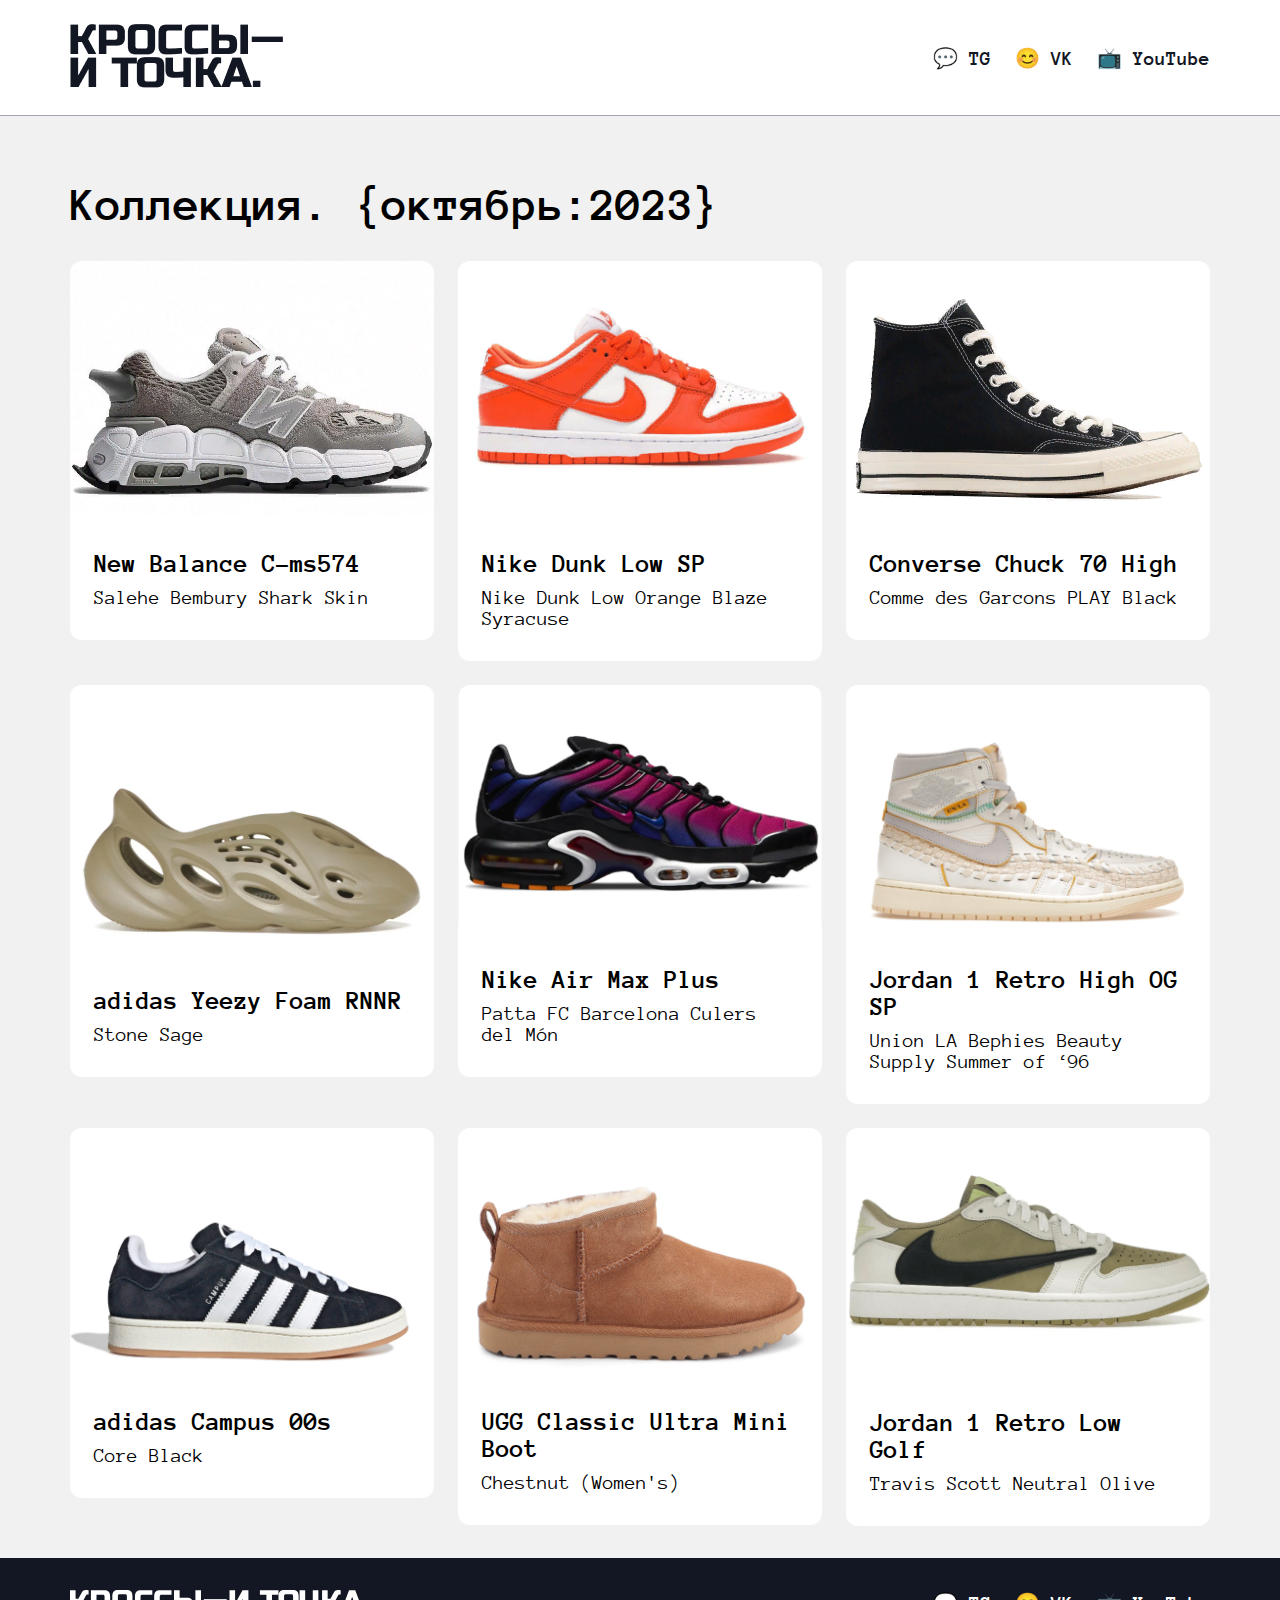
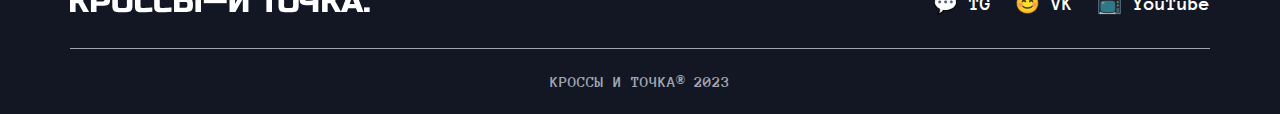
<file: index.html>
<!DOCTYPE html>
<html lang="en">
<head>
    <meta charset="UTF-8">
    <meta name="viewport" content="width=device-width, initial-scale=1.0">
    <title>Кроссы и точка</title>
    <link href="./style.css" rel="stylesheet" />
</head>
<body>
    <main>
        <header>
            <div class="header-container">
                <a href="/index.html" class="logo-link">
                    <img alt="Кроссы и точка" src="./images/logo.jpg" />
                </a>
                <nav>
                    <ul class="nav-list-head">
                        <li class="nav-item">
                            <a href="/" class="nav-link">💬 TG</a>
                        </li>
                        <li class="nav-item">
                            <a href="/" class="nav-link">😊 VK</a>
                        </li>
                        <li class="nav-item">
                            <a href="/" class="nav-link">📺 YouTube</a>
                        </li>
                    </ul>
                </nav>
            </div>
        </header>

        <div class="content">
            <h1 class="kolekcia">Коллекция. {октябрь:2023}</h1>
            <div class="sneakers">
                <div class="sneaker">
                   <a href="newbalance.html"><img alt="New Balance C-ms574" src="./images/sneaker__img1.jpg" class="sneaker-image"></a>
                    <div class="sneaker-info">
                        <h3>New Balance C-ms574</h3>
                        <p>Salehe Bembury Shark Skin</p>
                    </div>
                </div>
                <div class="sneaker">
                    <a href="nike.html"><img alt="Nike Dunk Low SP" src="./images/sneaker__img3.jpg" class="sneaker-image"></a>
                    <div class="sneaker-info">
                        <h3>Nike Dunk Low SP</h3>
                        <p>Nike Dunk Low Orange Blaze Syracuse</p>
                    </div>
                </div>
                <div class="sneaker">
                    <a href="converse.html"><img alt="Converse Chuck 70 High" src="./images/sneaker__img2.png" class="sneaker-image"></a>
                    <div class="sneaker-info">
                        <h3>Converse Chuck 70 High</h3>
                        <p>Comme des Garcons PLAY Black</p>
                    </div>
                </div>
                <div class="sneaker">
                    <img alt="adidas Yeezy Foam RNNR" src="./images/adidas Yeezy Foam RNNR.jpg" class="sneaker-image"/>
                    <div class="sneaker-info">
                        <h3>adidas Yeezy Foam RNNR</h3>
                        <p>Stone Sage</p>
                    </div>
                </div>
                <div class="sneaker">
                    <img alt="Nike Air Max Plus" src="./images/image 3.png" class="sneaker-image" />
                    <div class="sneaker-info">
                        <h3>Nike Air Max Plus</h3>
                        <p>Patta FC Barcelona Culers del Món</p>
                    </div>
                </div>
                <div class="sneaker">
                    <img alt="Jordan 1 Retro High OG SP" src="./images/image 3 (1).png" class="sneaker-image" />
                    <div class="sneaker-info">
                        <h3>Jordan 1 Retro High OG SP</h3>
                        <p>Union LA Bephies Beauty Supply Summer of ‘96</p>
                    </div>
                </div>
                <div class="sneaker">
                    <img alt="adidas Campus 00s" src="./images/image 3 (2).png" class="sneaker-image" />
                    <div class="sneaker-info">
                        <h3>adidas Campus 00s</h3>
                        <p>Core Black</p>
                    </div>
                </div>
                <div class="sneaker">
                    <img alt="UGG Classic Ultra Mini Boot" src="./images/image 3 (4).png" class="sneaker-image" />
                    <div class="sneaker-info">
                        <h3>UGG Classic Ultra Mini Boot</h3>
                        <p>Chestnut (Women's)</p>
                    </div>
                </div>
                <div class="sneaker">
                    <img alt="Jordan 1 Retro Low Golf" src="./images/8.png" class="sneaker-image" />
                    <div class="sneaker-info">
                        <h3>Jordan 1 Retro Low Golf</h3>
                        <p>Travis Scott Neutral Olive</p>
                    </div>
                </div>
            </div>
        </div>
        <footer>
            <div class="footer-content">
                <a class="footer__logo-link" href="/index.html">
                    <img alt="Кроссы и точка" src="./images/logo-footer.svg" class="footer__logo-image" />
                </a>
                <nav>
                    <ul class="nav-list-foot">
                        <li class="nav-item">
                            <a href="/" class="nav-link">💬 TG</a>
                        </li>
                        <li class="nav-item">
                            <a href="/" class="nav-link">😊 VK</a>
                        </li>
                        <li class="nav-item">
                            <a href="/" class="nav-link">📺 YouTube</a>
                        </li>
                    </ul>
                </nav>
            </div>
            <div class="copyright">
                <p class="copyright-text">КРОССЫ И ТОЧКА® 2023</p>
            </div>
        </footer>
    </main> 
</body>
</html>
</file>
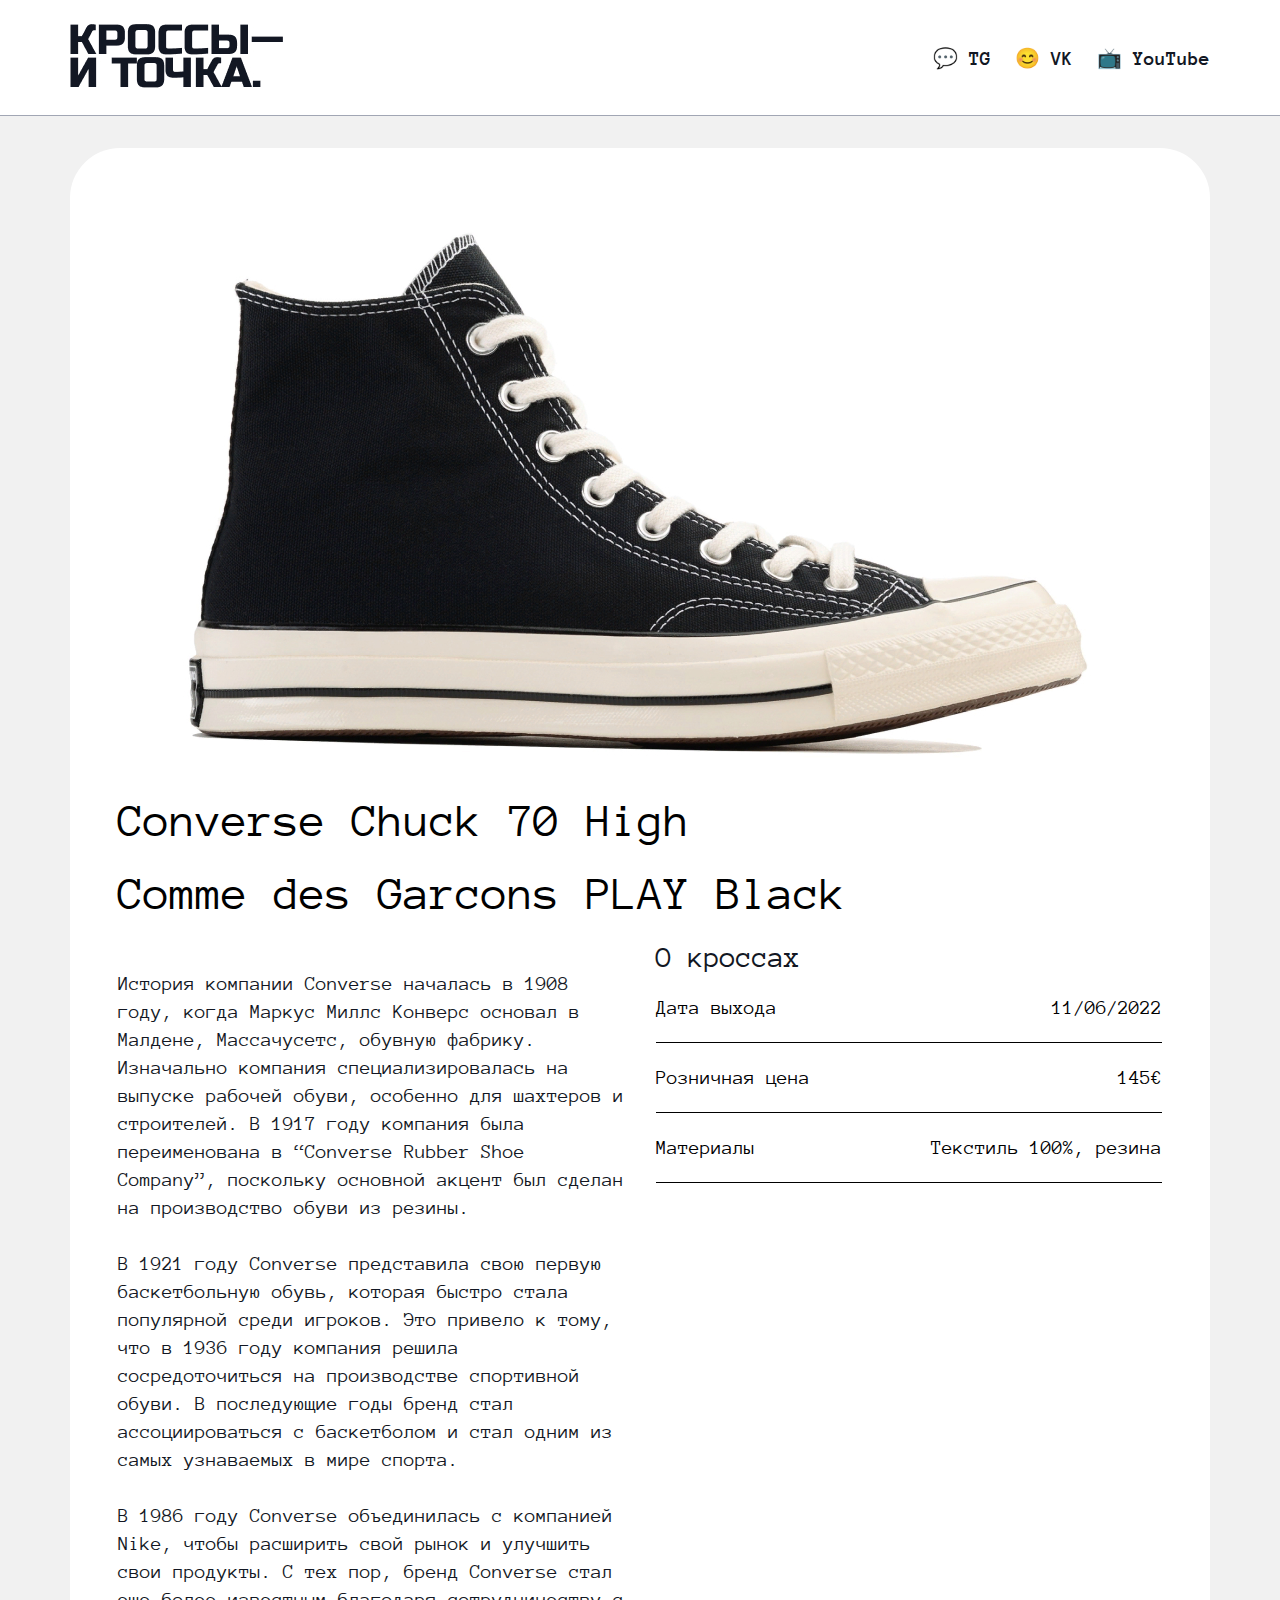
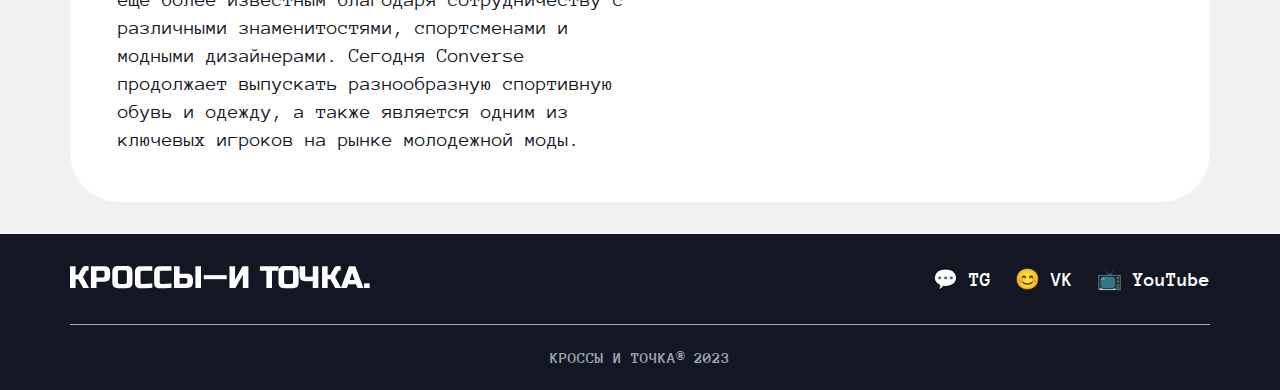
<file: converse.html>
<!DOCTYPE html>
<html lang="en">
<head>
    <meta charset="UTF-8">
    <meta name="viewport" content="width=device-width, initial-scale=1.0">
    <title>Document</title>
    <link href="./vremennocss.css" rel="stylesheet" />
</head>
<body>
        <header>
            <div class="header-container">
                <a href="/index.html" class="logo-link">
                    <img alt="Кроссы и точка" src="./images/logo.jpg" />
                </a>
                <nav>
                    <ul class="nav-list">
                        <li class="nav-item">
                            <a href="/" class="nav-link">💬 TG</a>
                        </li>
                        <li class="nav-item">
                            <a href="/" class="nav-link">😊 VK</a>
                        </li>
                        <li class="nav-item">
                            <a href="/" class="nav-link">📺 YouTube</a>
                        </li>
                    </ul>
                </nav>
            </div>
        </header>
        <main>
            <div class="everything">
                <img src="./images/sneaker-big__img2.jpg" alt="Converse Chuck 70 High" class="photo">
                <div class="sneaker_titles">
                    <h1 class="title_kross">Converse Chuck 70 High</h1>
                    <h2 class="subtitle_kross">Comme des Garcons PLAY Black</h2>
                    <div class="big_t_and_parametri">
                    <div class="container_big_t">
                    <h6><br>История компании Converse началась в 1908 году, когда Маркус Миллс Конверс основал в Малдене, Массачусетс, обувную фабрику. Изначально компания специализировалась на выпуске рабочей обуви, особенно для шахтеров и строителей. В 1917 году компания была переименована в “Converse Rubber Shoe Company”, поскольку основной акцент был сделан на производство обуви из резины.</br><br>В 1921 году Converse представила свою первую баскетбольную обувь, которая быстро стала популярной среди игроков. Это привело к тому, что в 1936 году компания решила сосредоточиться на производстве спортивной обуви. В последующие годы бренд стал ассоциироваться с баскетболом и стал одним из самых узнаваемых в мире спорта.</br><br>В 1986 году Converse объединилась с компанией Nike, чтобы расширить свой рынок и улучшить свои продукты. С тех пор, бренд Converse стал еще более известным благодаря сотрудничеству с различными знаменитостями, спортсменами и модными дизайнерами. Сегодня Converse продолжает выпускать разнообразную спортивную обувь и одежду, а также является одним из ключевых игроков на рынке молодежной моды.</br>
                    </div>
                    <div class="parametri">
                        <p class="o_krossah">О кроссах</p>
                    <div class="cont_parametrov">
                        <p>Дата выхода</p>
                        <p class="alb">11/06/2022</p>
                    </div>
                    <div class="cont_parametrov">
                        <p>Розничная цена</p>
                        <p class="alb">145€</p>
                    </div>
                    <div class="cont_parametrov">
                        <p>Материалы</p>
                        <p class="alb">Текстиль 100%, резина</p>
                    </div>
                    </div>
                    </div>
                </div>
            </div>
        </main>
        <footer>
            <div class="footer-content">
                <a class="footer__logo-link" href="/">
                    <img alt="Кроссы и точка" src="./images/logo-footer.svg" class="footer__logo-image" />
                </a>
                <nav>
                    <ul class="nav-list">
                        <li class="nav-item">
                            <a href="/" class="nav-link">💬 TG</a>
                        </li>
                        <li class="nav-item">
                            <a href="/" class="nav-link">😊 VK</a>
                        </li>
                        <li class="nav-item">
                            <a href="/" class="nav-link">📺 YouTube</a>
                        </li>
                    </ul>
                </nav>
            </div>
            <div class="copyright">
                <p class="copyright-text">КРОССЫ И ТОЧКА® 2023</p>
            </div>
        </footer>
</body>
</html>
</file>
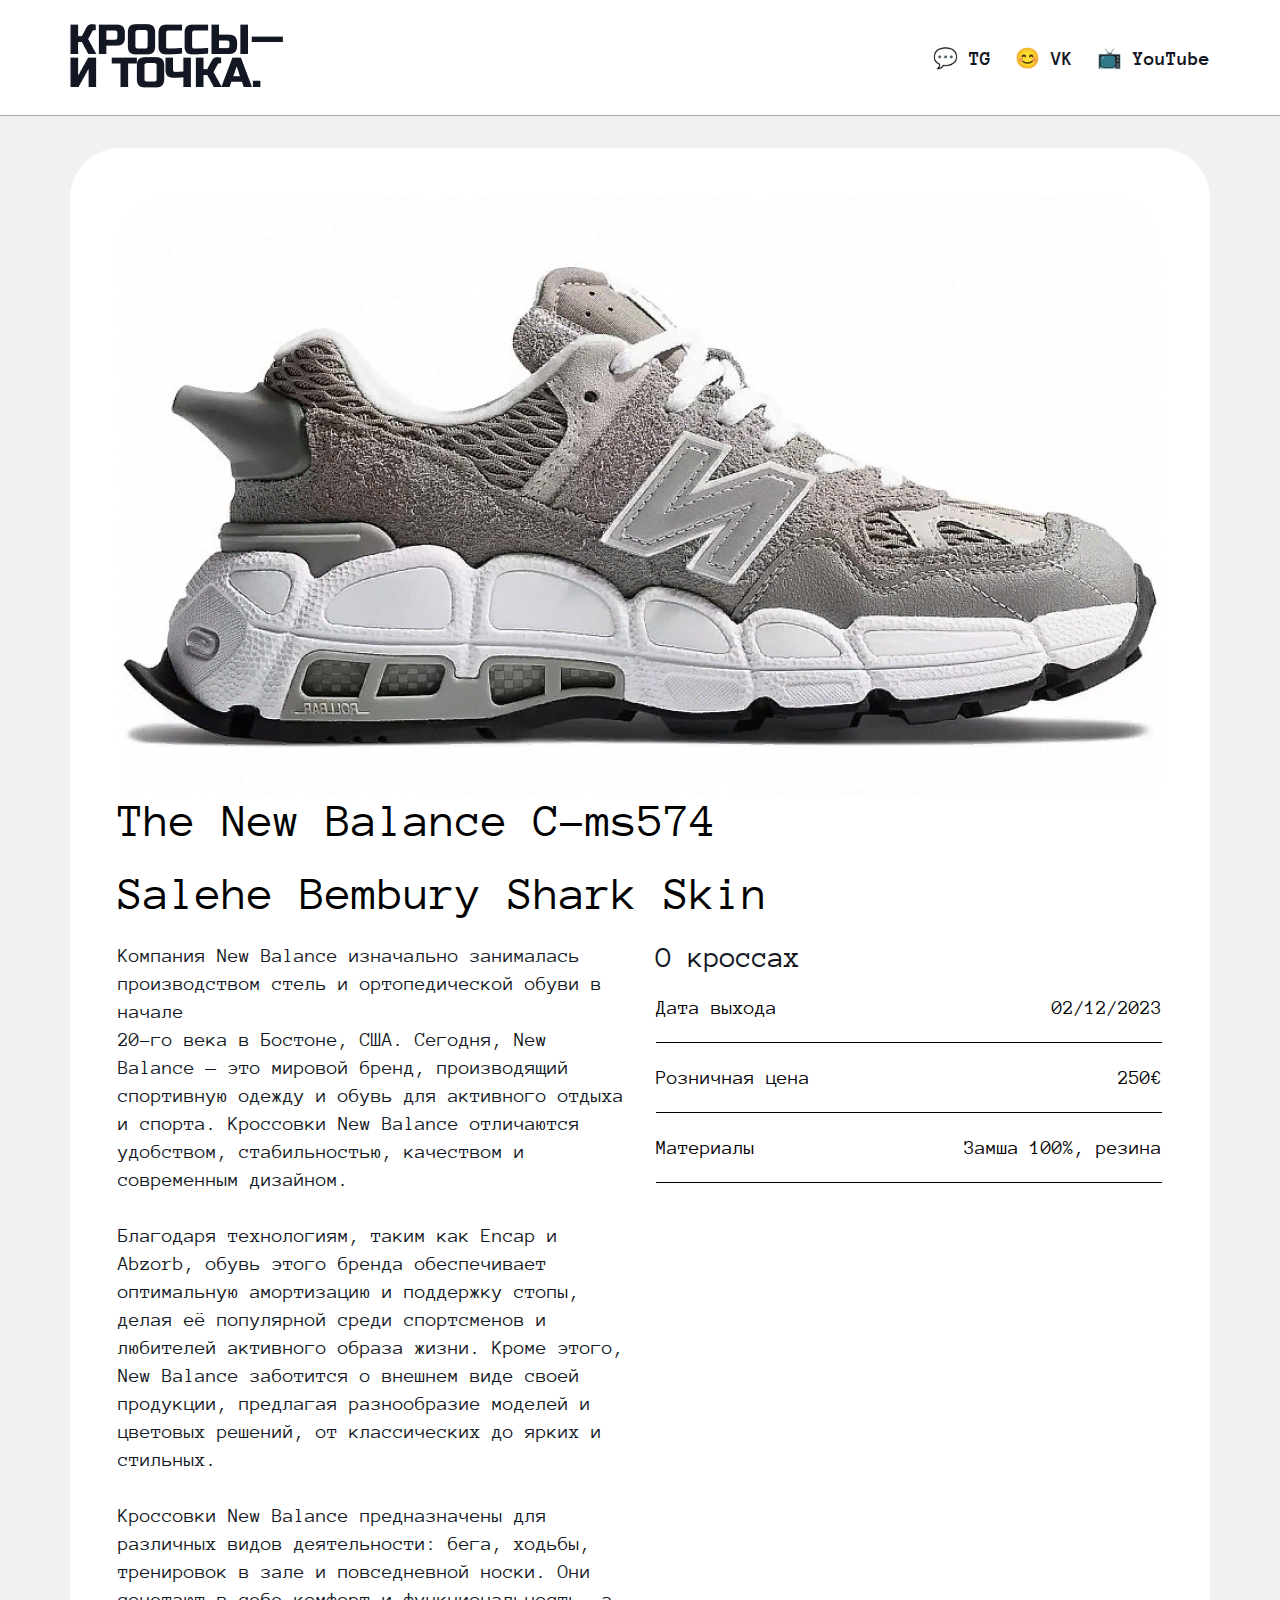
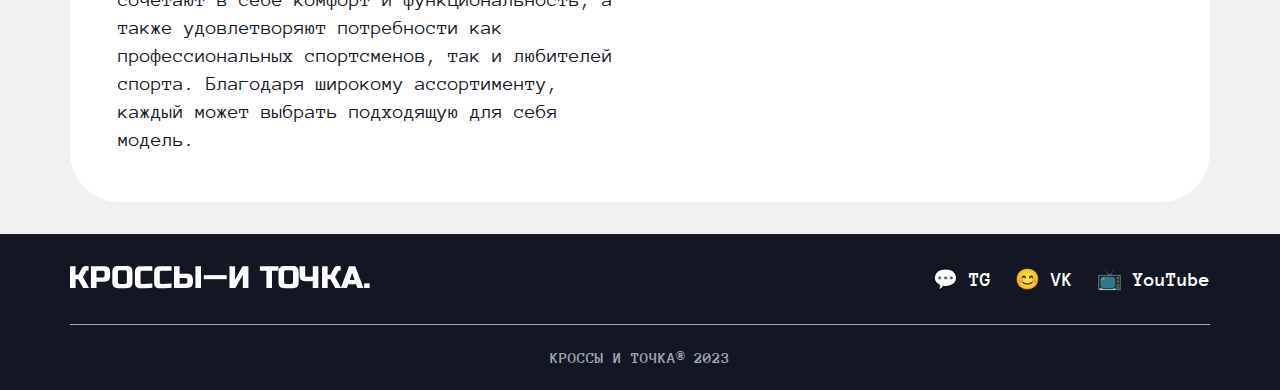
<file: newbalance.html>
<!DOCTYPE html>
<html lang="en">
<head>
    <meta charset="UTF-8">
    <meta name="viewport" content="width=device-width, initial-scale=1.0">
    <title>Document</title>
    <link href="./vremennocss.css" rel="stylesheet" />
</head>
<body>
        <header>
            <div class="header-container">
                <a href="/index.html" class="logo-link">
                    <img alt="Кроссы и точка" src="./images/logo.jpg" />
                </a>
                <nav>
                    <ul class="nav-list">
                        <li class="nav-item">
                            <a href="/" class="nav-link">💬 TG</a>
                        </li>
                        <li class="nav-item">
                            <a href="/" class="nav-link">😊 VK</a>
                        </li>
                        <li class="nav-item">
                            <a href="/" class="nav-link">📺 YouTube</a>
                        </li>
                    </ul>
                </nav>
            </div>
        </header>
        <main>
            <div class="everything">
                <img src="./images/sneaker-big__img.jpg" alt="The New Balance C-ms574" class="photo">
                    <h1 class="title_kross">The New Balance C-ms574</h1>
                    <h2 class="subtitle_kross">Salehe Bembury Shark Skin</h2>
                    <div class="big_t_and_parametri">
                    <div class="container_big_t">
                    <h6>Компания New Balance изначально занималась производством стель и ортопедической обуви в начале<br> 20-го века в Бостоне, США. Сегодня, New Balance — это мировой бренд, производящий спортивную одежду и обувь для активного отдыха и спорта. Кроссовки New Balance отличаются удобством, стабильностью, качеством и современным дизайном.</br><br> Благодаря технологиям, таким как Encap и Abzorb, обувь этого бренда обеспечивает оптимальную амортизацию и поддержку стопы, делая её популярной среди спортсменов и любителей активного образа жизни. Кроме этого, New Balance заботится о внешнем виде своей продукции, предлагая разнообразие моделей и цветовых решений, от классических до ярких и стильных.</br><br> Кроссовки New Balance предназначены для различных видов деятельности: бега, ходьбы, тренировок в зале и повседневной носки. Они сочетают в себе комфорт и функциональность, а также удовлетворяют потребности как профессиональных спортсменов, так и любителей спорта. Благодаря широкому ассортименту, каждый может выбрать подходящую для себя модель.</h6>
                    </div>
                    <div class="parametri">
                        <p class="o_krossah">О кроссах</p>
                    <div class="cont_parametrov">
                        <p>Дата выхода</p>
                        <p class="alb">02/12/2023</p>
                    </div>
                    <div class="cont_parametrov">
                        <p>Розничная цена</p>
                        <p class="alb">250€</p>
                    </div>
                    <div class="cont_parametrov">
                        <p>Материалы</p>
                        <p class="alb">Замша 100%, резина</p>
                    </div>
                    </div>
                    </div>
                </div>
            </div>
        </main>
        <footer>
            <div class="footer-content">
                <a class="footer__logo-link" href="/">
                    <img alt="Кроссы и точка" src="./images/logo-footer.svg" class="footer__logo-image" />
                </a>
                <nav>
                    <ul class="nav-list">
                        <li class="nav-item">
                            <a href="/" class="nav-link">💬 TG</a>
                        </li>
                        <li class="nav-item">
                            <a href="/" class="nav-link">😊 VK</a>
                        </li>
                        <li class="nav-item">
                            <a href="/" class="nav-link">📺 YouTube</a>
                        </li>
                    </ul>
                </nav>
            </div>
            <div class="copyright">
                <p class="copyright-text">КРОССЫ И ТОЧКА® 2023</p>
            </div>
        </footer>
</body>
</html>
</file>
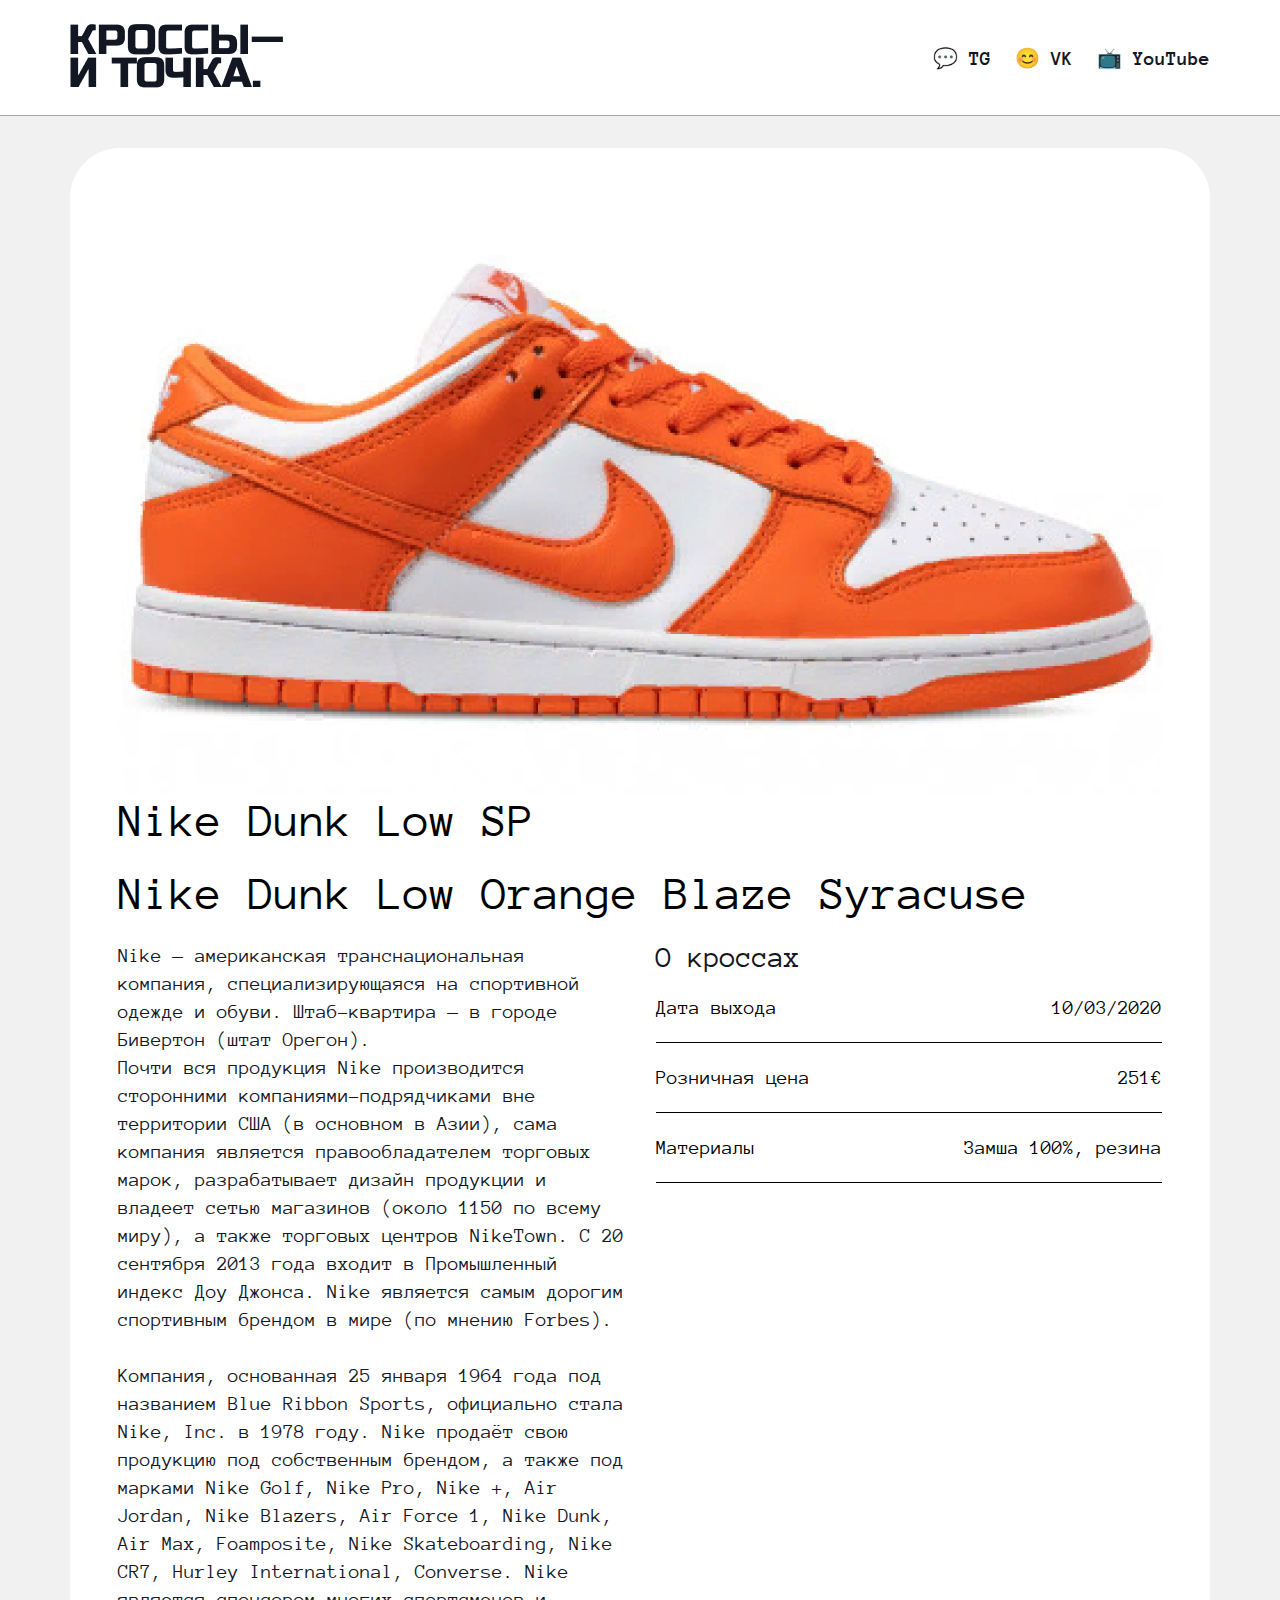
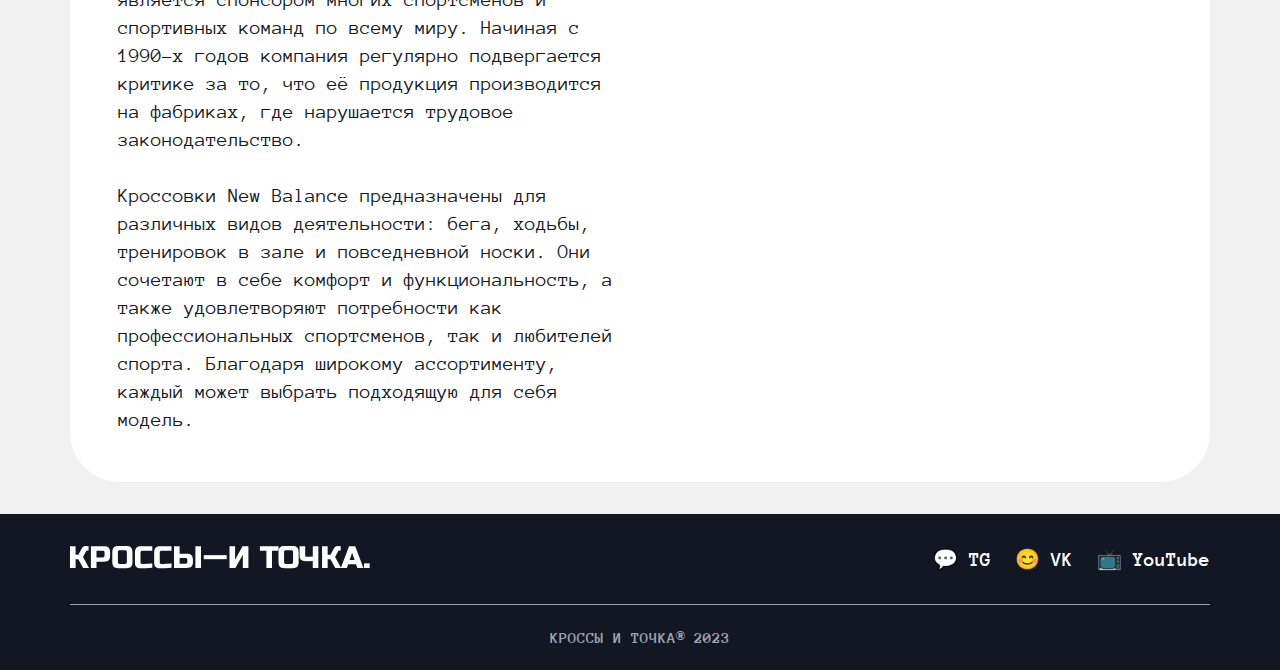
<file: nike.html>
<!DOCTYPE html>
<html lang="en">
<head>
    <meta charset="UTF-8">
    <meta name="viewport" content="width=device-width, initial-scale=1.0">
    <title>Document</title>
    <link href="./vremennocss.css" rel="stylesheet" />
</head>
<body>
        <header>
            <div class="header-container">
                <a href="/index.html" class="logo-link">
                    <img alt="Кроссы и точка" src="./images/logo.jpg" />
                </a>
                <nav>
                    <ul class="nav-list">
                        <li class="nav-item">
                            <a href="/" class="nav-link">💬 TG</a>
                        </li>
                        <li class="nav-item">
                            <a href="/" class="nav-link">😊 VK</a>
                        </li>
                        <li class="nav-item">
                            <a href="/" class="nav-link">📺 YouTube</a>
                        </li>
                    </ul>
                </nav>
            </div>
        </header>
        <main>
            <div class="everything">
                <img src="./images/sneaker-big__img 1.jpg" alt="Nike Dunk Low SP" class="photo">
                <div class="sneaker_titles">
                    <h1 class="title_kross">Nike Dunk Low SP</h1>
                    <h2 class="subtitle_kross">Nike Dunk Low Orange Blaze Syracuse</h2>
                    <div class="big_t_and_parametri">
                    <div class="container_big_t">
                    <h6>Nike — американская транснациональная компания, специализирующаяся на спортивной одежде и обуви. Штаб-квартира — в городе Бивертон (штат Орегон).<br>  Почти вся продукция Nike производится сторонними компаниями-подрядчиками вне территории США (в основном в Азии), сама компания является правообладателем торговых марок, разрабатывает дизайн продукции и владеет сетью магазинов (около 1150 по всему миру), а также торговых центров NikeTown. С 20 сентября 2013 года входит в Промышленный индекс Доу Джонса. Nike является самым дорогим спортивным брендом в мире (по мнению Forbes).</br><br> Компания, основанная 25 января 1964 года под названием Blue Ribbon Sports, официально стала Nike, Inc. в 1978 году. Nike продаёт свою продукцию под собственным брендом, а также под марками Nike Golf, Nike Pro, Nike +, Air Jordan, Nike Blazers, Air Force 1, Nike Dunk, Air Max, Foamposite, Nike Skateboarding, Nike CR7, Hurley International, Converse. Nike является спонсором многих спортсменов и спортивных команд по всему миру. Начиная с 1990-х годов компания регулярно подвергается критике за то, что её продукция производится на фабриках, где нарушается трудовое законодательство.</br><br> Кроссовки New Balance предназначены для различных видов деятельности: бега, ходьбы, тренировок в зале и повседневной носки. Они сочетают в себе комфорт и функциональность, а также удовлетворяют потребности как профессиональных спортсменов, так и любителей спорта. Благодаря широкому ассортименту, каждый может выбрать подходящую для себя модель.</h6>
                    </div>
                    <div class="parametri">
                        <p class="o_krossah">О кроссах</p>
                    <div class="cont_parametrov">
                        <p>Дата выхода</p>
                        <p class="alb">10/03/2020</p>
                    </div>
                    <div class="cont_parametrov">
                        <p>Розничная цена</p>
                        <p class="alb">251€</p>
                    </div>
                    <div class="cont_parametrov">
                        <p>Материалы</p>
                        <p class="alb">Замша 100%, резина</p>
                    </div>
                    </div>
                    </div>
                </div>
            </div>
        </main>
        <footer>
            <div class="footer-content">
                <a class="footer__logo-link" href="/">
                    <img alt="Кроссы и точка" src="./images/logo-footer.svg" class="footer__logo-image" />
                </a>
                <nav>
                    <ul class="nav-list">
                        <li class="nav-item">
                            <a href="/" class="nav-link">💬 TG</a>
                        </li>
                        <li class="nav-item">
                            <a href="/" class="nav-link">😊 VK</a>
                        </li>
                        <li class="nav-item">
                            <a href="/" class="nav-link">📺 YouTube</a>
                        </li>
                    </ul>
                </nav>
            </div>
            <div class="copyright">
                <p class="copyright-text">КРОССЫ И ТОЧКА® 2023</p>
            </div>
        </footer>
</body>
</html>
</file>
<file: style.css>
/* подключение локальный шрифтов на страницу */
@font-face {
    font-family: "Anonymous Pro";
    src: url(fonts/AnonymousPro-Regular.ttf);
    font-weight: 400;
    font-style: normal;
    display: swap;
}

@font-face {
    font-family: "Anonymous Pro";
    src: url(fonts/AnonymousPro-Bold.ttf);
    font-weight: 700;
    font-style: normal;
    display: swap;
}

* {
    box-sizing: border-box;
}

/* сброс стилей по умолчанию */
body,h2,h3,p,ul,li {
    margin: 0;
}
ul {
    list-style: none;
    padding: 0;
}
a {
    text-decoration: none;
}

/* задание шрифта всей странице */
body {
    font-family: "Anonymous Pro", sans-serif;
}

/* стили для главного контейнера */
main {
    display: flex;
    flex-direction: column;
    align-items: center;
    background: #F1F1F1;
}

/* стили для хедера(шапки) сайта */
header {
    display: flex;
    flex-direction: row;
    align-items: center;
    justify-content: center;
    width: 100%;
    border-bottom: 1px solid #A1A6B4;
    background: white;
}

.header-container {
    display: flex;
    justify-content: space-between;
    width: 100%;
    max-width: 1140px;
    margin: 24px 0 24px;
}

.logo-link {
    max-width: 215px;
}

/* стили для ссылок в хедере и футере */
nav {
    display: flex;
}

.nav-list-head {
    display: flex;
    align-items: center;
    width: 100%;
    gap: 24px;
}
.nav-list-foot {
    display: flex;
    align-items: center;
    gap: 24px;
}
.nav-item {
    display: inline;
}

.nav-link {
    color: #121723;
    font-size: 20px;
    font-weight: 700;
}

/* стили для  */
.content {
    margin: 32px 0;
    max-width: 1140px;
}

h1 {
    font-size: 48px;
}

/* стили для контейнера кроссовок */
.sneakers {
    display: flex;
    flex-wrap: wrap;
    gap: 24px;
    margin: 32px 0 0;
}

/* стили для карточки кроссовок */
.sneaker {
    display: flex;
    flex-direction: column;
    align-items: center;
    max-width: 364px;
    height: 100%;
    border-radius: 12px;
    background: white;
    transition: ease-out 200ms;;
}

.sneaker-image {
    width: 100%;
    border-radius: 12px;
}

.sneaker-info {
    display: flex;
    flex-direction: column;
    align-items: flex-start;
    gap: 10px;
    width: 100%;
    padding: 32px 24px;
}

h3 {
    font-size: 26px;
}

p {
    font-size: 20px;
}

footer {
    width: 100%;
    display: flex;
    flex-direction: column;
    align-items: center;
    background: #121723;
}

/* стили для футера */
.footer-content {
    display: flex;
    justify-content: space-between;
    width: 100%;
    max-width: 1140px;
    margin: 32px 0;
}

.footer__logo-link {
    max-width: 300px;
    width: 100%;
}

footer .nav-link {
    color: white;
}

.copyright {
    display: flex;
    align-items: center;
    justify-content: center;
    width: 100%;
    max-width: 1140px;
    border-top: 1px solid #A1A6B4;
}
.kolekcia{
    display: flex;
}
.copyright-text {
    color: #A1A6B4;
    font-size: 16px;
    font-weight: 700;
    margin: 24px 0;
}
.sneaker:hover {
    box-shadow: 3px 3px 13px 0px rgba(0, 0, 0, 0.25);
    transform: translatey(-10px)
}
@media screen and (max-width: 591px){
    .header-container{
        flex-direction: column;
        margin: 24px 16px;
        column-gap: 24px;
    }
    .logo-link{
        margin: 24px auto;
        column-gap: 24px;
    }
    .nav-list-head{
        margin: 0 auto;
        justify-content: space-between;
        padding: 0px 24px;
    }
    .kolekcia{
        margin: 0px auto;
        display: flex;
        width: 375px;
    }
    .content{
        margin: 36px auto ;
    }
    .main{
        margin: 0 auto;
    }
    .sneaker{
        margin: 0 auto;
    }
    .footer-content{
        flex-direction: column;
    }
    .footer__logo-link{
        margin: 32px auto;
    }
    .nav-list-foot{
        margin: 0 auto;
        justify-content: space-between;
        padding: 0px 24px;
    }
    .copyright{
        width: 300px;
        display: flex;
    }
    .footer{
        flex-direction: column;
        margin: 0 auto;
    }
}
</file>
<file: vremennocss.css>
@font-face {
    font-family: "Anonymous Pro";
    src: url(fonts/AnonymousPro-Regular.ttf);
    font-weight: 400;
    font-style: normal;
    display: swap;
}

@font-face {
    font-family: "Anonymous Pro";
    src: url(fonts/AnonymousPro-Bold.ttf);
    font-weight: 700;
    font-style: normal;
    display: swap;
}
header {
    display: flex;
    flex-direction: row;
    align-items: center;
    justify-content: center;
    width: 100%;
    border-bottom: 1px solid #A1A6B4;
    background: white;
}
.header-container {
    display: flex;
    justify-content: space-between;
    width: 100%;
    max-width: 1140px;
    margin: 24px 0 24px;
}
body,h1,h2,h3,p,ul,li {
    margin: 0;
}
.everything{
    /* width: 1044px; */
    padding: 48px;
    justify-content: center;
    display: flex;
    flex-direction: column;
    background-color: white;
    margin: 32px auto 32px auto;
    border-radius: 50px;
    
}
.photo{
    height: 600px;

}
body {
    font-family: "Anonymous Pro", sans-serif;
}
main{
    padding-bottom: auto;
    padding-left: auto;
    background-color:#F1F1F1;
    display: flex;
}
h6{
    color: var(--black, #121723);
    font-family: Anonymous Pro;
    font-size: 20px;
    font-style: normal;
    font-weight: 400;
    line-height: 28px;
    margin: 0;
}
.container_big_t{
    width: 506px;
    height: auto;
}
.parametri{
    display: flex;
    flex-direction: column;
    gap: 24px;
    width: 506px;
    font-family: Anonymous Pro;

}
.o_krossah{
    color: var(--black, #121723);
font-family: Anonymous Pro;
font-size: 30px;
font-style: normal;
font-weight: 400;
line-height: normal;
gap: 20px;
}
.big_t_and_parametri{
    display: flex;
    flex-direction: row;
    justify-content: space-between;
}
.cont_parametrov{
    justify-content: space-between;
    display: flex;
    border-bottom: 1px solid rgb(0, 0, 0) ;
    column-gap: 24px;
    font-weight: 400;
    font-size: 20px;
    padding-bottom: 24px;
}
.title_kross,.subtitle_kross{
    margin-bottom: 24px;
    font-family: Anonymous Pro;
    font-weight: 400;
    font-size: 48px;
}
.alb{
    display: flex;
    justify-content: end;
}
nav {
    display: flex;
}

.nav-list {
    display: flex;
    align-items: center;
    width: 100%;
    gap: 24px;
}
.nav-item {
    display: inline;
}

.nav-link {
    color: #121723;
    font-size: 20px;
    font-weight: 700;
}
ul {
    list-style: none;
    padding: 0;
}
a {
    text-decoration: none;
}
.footer-content {
    display: flex;
    justify-content: space-between;
    width: 100%;
    max-width: 1140px;
    margin: 32px 0;
}

.footer__logo-link {
    max-width: 300px;
    width: 100%;
}

footer .nav-link {
    color: white;
}

.copyright {
    display: flex;
    align-items: center;
    justify-content: center;
    width: 100%;
    max-width: 1140px;
    border-top: 1px solid #A1A6B4;
}

.copyright-text {
    color: #A1A6B4;
    font-size: 16px;
    font-weight: 700;
    margin: 24px 0;
}
footer {
    width: 100%;
    display: flex;
    flex-direction: column;
    align-items: center;
    background: #121723;
}
@media screen and (max-width: 591px){
    .header-container{
        flex-direction: column;
        margin: 24px 16px;
        column-gap: 24px;
    }
    .logo-link{
        margin: 24px auto;
        column-gap: 24px;
    }
    .photo{
        width: auto;
        height: auto;
    }
    .nav-list{
        margin: 0 auto;
        justify-content: space-between;
        padding: 0px 24px;
        width: 100%;
        display: flex;
    }
    .title_kross,.subtitle_kross{
        width: auto;
        font-size: 32px;
        font-weight: 400;
    }
    .everything{
        width: 295px;
        height: auto;
        margin: 16px auto;
        padding: 24px;
    }
    .parametri{
        width: auto;
        height: auto;
    }
    .footer-content{
        flex-direction: column;
    }
    .big_t_and_parametri{
        flex-direction: column;
    }
    .container_big_t{
        width: auto;
    }
    .footer__logo-link{
        margin: 32px auto;
    }
    .copyright{
        width: 300px;
        display: flex;
    }
    .footer{
        flex-direction: column;
        margin: 0 auto;
    }
}
</file>
